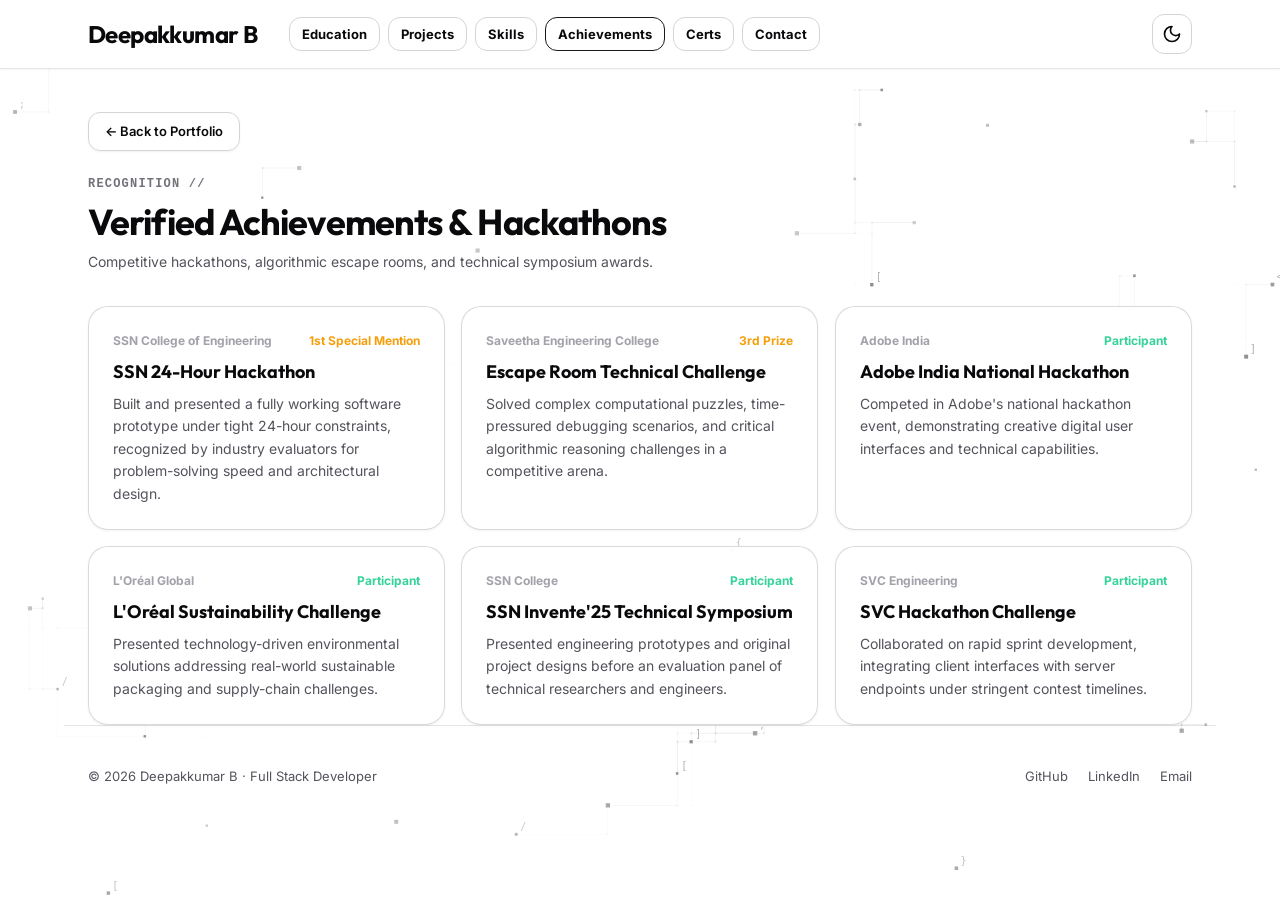
<file: portfolio/pages/achievements.html>
<!DOCTYPE html>
<html lang="en">
<head>
  <meta charset="utf-8"/>
  <meta name="viewport" content="width=device-width, initial-scale=1"/>
  <title>Achievements | Deepakkumar B</title>
  <meta name="description" content="Verified hackathons, awards, and competitive programming achievements by Deepakkumar B."/>

  <script>
    (function() {
      try {
        var saved = localStorage.getItem('theme');
        var prefersDark = window.matchMedia('(prefers-color-scheme: dark)').matches;
        if (saved === 'dark' || (!saved && prefersDark)) {
          document.documentElement.classList.add('dark');
        } else {
          document.documentElement.classList.remove('dark');
        }
      } catch (e) {}
    })();
  </script>

  <link rel="preconnect" href="https://fonts.googleapis.com"/>
  <link rel="preconnect" href="https://fonts.gstatic.com" crossorigin/>
  <link href="https://fonts.googleapis.com/css2?family=Inter:wght@300;400;500;600;700&family=Outfit:wght@400;500;600;700;800;900&display=swap" rel="stylesheet"/>

  <link rel="stylesheet" href="../css/reset.css"/>
  <link rel="stylesheet" href="../css/variables.css"/>
  <link rel="stylesheet" href="../css/base.css"/>
  <link rel="stylesheet" href="../css/nav.css"/>
  <link rel="stylesheet" href="../css/sections.css"/>
  <link rel="stylesheet" href="../css/cards.css"/>
  <link rel="stylesheet" href="../css/contact.css"/>
  <link rel="stylesheet" href="../css/animations.css"/>
  <link rel="stylesheet" href="../css/responsive.css"/>
</head>
<body class="font-sans antialiased relative min-h-screen">

  <div aria-hidden="true" class="noise-overlay"></div>
  <canvas id="techCanvas" aria-hidden="true"></canvas>
  <div id="scrollProgress" aria-hidden="true"></div>
  <div id="spotlightOverlay" aria-hidden="true"></div>

  <!-- Header -->
  <header id="siteHeader">
    <div class="nav-inner">
      <div class="nav-left">
        <a class="nav-logo-text" href="../index.html">Deepakkumar B</a>
        <nav class="nav-capsule-links" aria-label="Main Navigation">
          <a class="nav-capsule-item" href="../index.html#education">Education</a>
          <a class="nav-capsule-item" href="../index.html#projects">Projects</a>
          <a class="nav-capsule-item" href="../index.html#skills">Skills</a>
          <a class="nav-capsule-item active" href="achievements.html">Achievements</a>
          <a class="nav-capsule-item" href="certifications.html">Certs</a>
          <a class="nav-capsule-item" href="../index.html#contact">Contact</a>
        </nav>
      </div>

      <div class="nav-actions">
        <button id="themeToggleBtn" class="theme-toggle-btn" aria-label="Toggle theme">
          <svg xmlns="http://www.w3.org/2000/svg" width="18" height="18" viewBox="0 0 24 24" fill="none" stroke="currentColor" stroke-width="2" stroke-linecap="round" stroke-linejoin="round" class="lucide lucide-moon"><path d="M12 3a6 6 0 0 0 9 9 9 9 0 1 1-9-9Z"/></svg>
        </button>
      </div>
    </div>
  </header>

  <main class="max-w-6xl py-24" style="padding-top: 7rem;">
    <div style="margin-bottom: 2rem;">
      <a href="../index.html" class="btn-navena-outline" style="padding: 0.5rem 1rem; font-size: 0.8125rem; margin-bottom: 1.5rem; display: inline-flex; align-items: center; gap: 0.375rem;">
        &larr; Back to Portfolio
      </a>
      <span class="section-meta-index">RECOGNITION //</span>
      <h1 class="section-heading-title">Verified Achievements &amp; Hackathons</h1>
      <p class="section-heading-desc">Competitive hackathons, algorithmic escape rooms, and technical symposium awards.</p>
    </div>

    <div class="skills-responsive-grid">
      <div class="high-tech-card" style="padding: 1.5rem;">
        <div class="card-spotlight-layer" aria-hidden="true"></div>
        <div style="display: flex; justify-content: space-between; align-items: center; margin-bottom: 8px;">
          <span style="font-size: 0.75rem; font-weight: 700; color: #a1a1aa;">SSN College of Engineering</span>
          <span style="font-size: 0.75rem; font-weight: 700; color: #f59e0b;">1st Special Mention</span>
        </div>
        <h2 style="font-family: var(--font-outfit); font-size: 1.125rem; font-weight: 700; color: var(--foreground);">SSN 24-Hour Hackathon</h2>
        <p style="font-size: 0.875rem; color: var(--foreground-muted); margin-top: 6px; line-height: 1.6;">
          Built and presented a fully working software prototype under tight 24-hour constraints, recognized by industry evaluators for problem-solving speed and architectural design.
        </p>
      </div>

      <div class="high-tech-card" style="padding: 1.5rem;">
        <div class="card-spotlight-layer" aria-hidden="true"></div>
        <div style="display: flex; justify-content: space-between; align-items: center; margin-bottom: 8px;">
          <span style="font-size: 0.75rem; font-weight: 700; color: #a1a1aa;">Saveetha Engineering College</span>
          <span style="font-size: 0.75rem; font-weight: 700; color: #f59e0b;">3rd Prize</span>
        </div>
        <h2 style="font-family: var(--font-outfit); font-size: 1.125rem; font-weight: 700; color: var(--foreground);">Escape Room Technical Challenge</h2>
        <p style="font-size: 0.875rem; color: var(--foreground-muted); margin-top: 6px; line-height: 1.6;">
          Solved complex computational puzzles, time-pressured debugging scenarios, and critical algorithmic reasoning challenges in a competitive arena.
        </p>
      </div>

      <div class="high-tech-card" style="padding: 1.5rem;">
        <div class="card-spotlight-layer" aria-hidden="true"></div>
        <div style="display: flex; justify-content: space-between; align-items: center; margin-bottom: 8px;">
          <span style="font-size: 0.75rem; font-weight: 700; color: #a1a1aa;">Adobe India</span>
          <span style="font-size: 0.75rem; font-weight: 700; color: #34d399;">Participant</span>
        </div>
        <h2 style="font-family: var(--font-outfit); font-size: 1.125rem; font-weight: 700; color: var(--foreground);">Adobe India National Hackathon</h2>
        <p style="font-size: 0.875rem; color: var(--foreground-muted); margin-top: 6px; line-height: 1.6;">
          Competed in Adobe's national hackathon event, demonstrating creative digital user interfaces and technical capabilities.
        </p>
      </div>

      <div class="high-tech-card" style="padding: 1.5rem;">
        <div class="card-spotlight-layer" aria-hidden="true"></div>
        <div style="display: flex; justify-content: space-between; align-items: center; margin-bottom: 8px;">
          <span style="font-size: 0.75rem; font-weight: 700; color: #a1a1aa;">L'Oréal Global</span>
          <span style="font-size: 0.75rem; font-weight: 700; color: #34d399;">Participant</span>
        </div>
        <h2 style="font-family: var(--font-outfit); font-size: 1.125rem; font-weight: 700; color: var(--foreground);">L'Oréal Sustainability Challenge</h2>
        <p style="font-size: 0.875rem; color: var(--foreground-muted); margin-top: 6px; line-height: 1.6;">
          Presented technology-driven environmental solutions addressing real-world sustainable packaging and supply-chain challenges.
        </p>
      </div>

      <div class="high-tech-card" style="padding: 1.5rem;">
        <div class="card-spotlight-layer" aria-hidden="true"></div>
        <div style="display: flex; justify-content: space-between; align-items: center; margin-bottom: 8px;">
          <span style="font-size: 0.75rem; font-weight: 700; color: #a1a1aa;">SSN College</span>
          <span style="font-size: 0.75rem; font-weight: 700; color: #34d399;">Participant</span>
        </div>
        <h2 style="font-family: var(--font-outfit); font-size: 1.125rem; font-weight: 700; color: var(--foreground);">SSN Invente'25 Technical Symposium</h2>
        <p style="font-size: 0.875rem; color: var(--foreground-muted); margin-top: 6px; line-height: 1.6;">
          Presented engineering prototypes and original project designs before an evaluation panel of technical researchers and engineers.
        </p>
      </div>

      <div class="high-tech-card" style="padding: 1.5rem;">
        <div class="card-spotlight-layer" aria-hidden="true"></div>
        <div style="display: flex; justify-content: space-between; align-items: center; margin-bottom: 8px;">
          <span style="font-size: 0.75rem; font-weight: 700; color: #a1a1aa;">SVC Engineering</span>
          <span style="font-size: 0.75rem; font-weight: 700; color: #34d399;">Participant</span>
        </div>
        <h2 style="font-family: var(--font-outfit); font-size: 1.125rem; font-weight: 700; color: var(--foreground);">SVC Hackathon Challenge</h2>
        <p style="font-size: 0.875rem; color: var(--foreground-muted); margin-top: 6px; line-height: 1.6;">
          Collaborated on rapid sprint development, integrating client interfaces with server endpoints under stringent contest timelines.
        </p>
      </div>
    </div>
  </main>

  <footer id="siteFooter">
    <div>&copy; 2026 Deepakkumar B &middot; Full Stack Developer</div>
    <div class="footer-social-links">
      <a href="https://github.com/DK-code06" target="_blank" rel="noopener noreferrer">GitHub</a>
      <a href="https://www.linkedin.com/in/deepakkumarb2006/" target="_blank" rel="noopener noreferrer">LinkedIn</a>
      <a href="mailto:bdeepakkumar2006@gmail.com">Email</a>
    </div>
  </footer>

  <script src="../js/theme.js"></script>
  <script src="../js/particles.js"></script>
  <script src="../js/spotlight.js"></script>
</body>
</html>
</file>
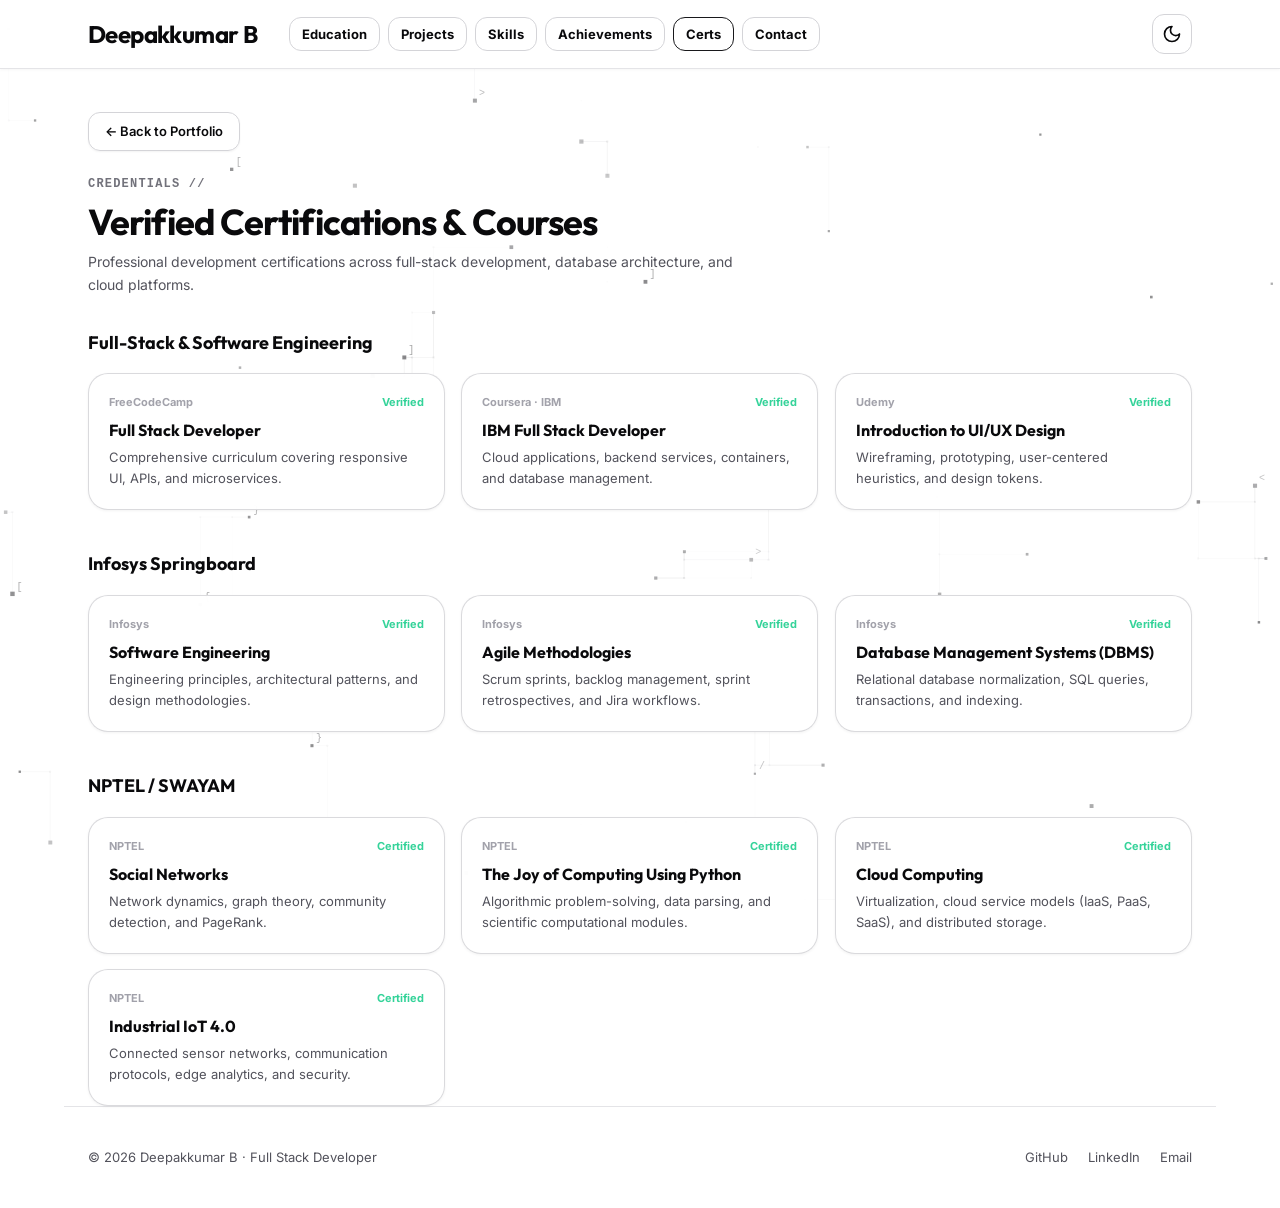
<file: portfolio/pages/certifications.html>
<!DOCTYPE html>
<html lang="en">
<head>
  <meta charset="utf-8"/>
  <meta name="viewport" content="width=device-width, initial-scale=1"/>
  <title>Certifications | Deepakkumar B</title>
  <meta name="description" content="Technical certifications earned by Deepakkumar B across full-stack engineering, databases, system architecture, and cloud computing."/>

  <script>
    (function() {
      try {
        var saved = localStorage.getItem('theme');
        var prefersDark = window.matchMedia('(prefers-color-scheme: dark)').matches;
        if (saved === 'dark' || (!saved && prefersDark)) {
          document.documentElement.classList.add('dark');
        } else {
          document.documentElement.classList.remove('dark');
        }
      } catch (e) {}
    })();
  </script>

  <link rel="preconnect" href="https://fonts.googleapis.com"/>
  <link rel="preconnect" href="https://fonts.gstatic.com" crossorigin/>
  <link href="https://fonts.googleapis.com/css2?family=Inter:wght@300;400;500;600;700&family=Outfit:wght@400;500;600;700;800;900&display=swap" rel="stylesheet"/>

  <link rel="stylesheet" href="../css/reset.css"/>
  <link rel="stylesheet" href="../css/variables.css"/>
  <link rel="stylesheet" href="../css/base.css"/>
  <link rel="stylesheet" href="../css/nav.css"/>
  <link rel="stylesheet" href="../css/sections.css"/>
  <link rel="stylesheet" href="../css/cards.css"/>
  <link rel="stylesheet" href="../css/contact.css"/>
  <link rel="stylesheet" href="../css/animations.css"/>
  <link rel="stylesheet" href="../css/responsive.css"/>
</head>
<body class="font-sans antialiased relative min-h-screen">

  <div aria-hidden="true" class="noise-overlay"></div>
  <canvas id="techCanvas" aria-hidden="true"></canvas>
  <div id="scrollProgress" aria-hidden="true"></div>
  <div id="spotlightOverlay" aria-hidden="true"></div>

  <!-- Header -->
  <header id="siteHeader">
    <div class="nav-inner">
      <div class="nav-left">
        <a class="nav-logo-text" href="../index.html">Deepakkumar B</a>
        <nav class="nav-capsule-links" aria-label="Main Navigation">
          <a class="nav-capsule-item" href="../index.html#education">Education</a>
          <a class="nav-capsule-item" href="../index.html#projects">Projects</a>
          <a class="nav-capsule-item" href="../index.html#skills">Skills</a>
          <a class="nav-capsule-item" href="achievements.html">Achievements</a>
          <a class="nav-capsule-item active" href="certifications.html">Certs</a>
          <a class="nav-capsule-item" href="../index.html#contact">Contact</a>
        </nav>
      </div>

      <div class="nav-actions">
        <button id="themeToggleBtn" class="theme-toggle-btn" aria-label="Toggle theme">
          <svg xmlns="http://www.w3.org/2000/svg" width="18" height="18" viewBox="0 0 24 24" fill="none" stroke="currentColor" stroke-width="2" stroke-linecap="round" stroke-linejoin="round" class="lucide lucide-moon"><path d="M12 3a6 6 0 0 0 9 9 9 9 0 1 1-9-9Z"/></svg>
        </button>
      </div>
    </div>
  </header>

  <main class="max-w-6xl py-24" style="padding-top: 7rem;">
    <div style="margin-bottom: 2rem;">
      <a href="../index.html" class="btn-navena-outline" style="padding: 0.5rem 1rem; font-size: 0.8125rem; margin-bottom: 1.5rem; display: inline-flex; align-items: center; gap: 0.375rem;">
        &larr; Back to Portfolio
      </a>
      <span class="section-meta-index">CREDENTIALS //</span>
      <h1 class="section-heading-title">Verified Certifications &amp; Courses</h1>
      <p class="section-heading-desc">Professional development certifications across full-stack development, database architecture, and cloud platforms.</p>
    </div>

    <!-- Group 1: Global Platforms -->
    <div style="margin-bottom: 2.5rem;">
      <h2 style="font-family: var(--font-outfit); font-size: 1.125rem; font-weight: 700; color: var(--foreground); margin-bottom: 1rem; display: flex; align-items: center; gap: 8px;">
        <span>Full-Stack &amp; Software Engineering</span>
      </h2>
      <div class="skills-responsive-grid">
        <div class="high-tech-card" style="padding: 1.25rem;">
          <div class="card-spotlight-layer" aria-hidden="true"></div>
          <div style="display: flex; justify-content: space-between; align-items: center; margin-bottom: 6px;">
            <span style="font-size: 0.6875rem; font-weight: 700; color: #a1a1aa;">FreeCodeCamp</span>
            <span style="font-size: 0.6875rem; font-weight: 700; color: #34d399;">Verified</span>
          </div>
          <h3 style="font-family: var(--font-outfit); font-size: 1rem; font-weight: 700; color: var(--foreground);">Full Stack Developer</h3>
          <p style="font-size: 0.8125rem; color: var(--foreground-muted); margin-top: 4px;">Comprehensive curriculum covering responsive UI, APIs, and microservices.</p>
        </div>

        <div class="high-tech-card" style="padding: 1.25rem;">
          <div class="card-spotlight-layer" aria-hidden="true"></div>
          <div style="display: flex; justify-content: space-between; align-items: center; margin-bottom: 6px;">
            <span style="font-size: 0.6875rem; font-weight: 700; color: #a1a1aa;">Coursera · IBM</span>
            <span style="font-size: 0.6875rem; font-weight: 700; color: #34d399;">Verified</span>
          </div>
          <h3 style="font-family: var(--font-outfit); font-size: 1rem; font-weight: 700; color: var(--foreground);">IBM Full Stack Developer</h3>
          <p style="font-size: 0.8125rem; color: var(--foreground-muted); margin-top: 4px;">Cloud applications, backend services, containers, and database management.</p>
        </div>

        <div class="high-tech-card" style="padding: 1.25rem;">
          <div class="card-spotlight-layer" aria-hidden="true"></div>
          <div style="display: flex; justify-content: space-between; align-items: center; margin-bottom: 6px;">
            <span style="font-size: 0.6875rem; font-weight: 700; color: #a1a1aa;">Udemy</span>
            <span style="font-size: 0.6875rem; font-weight: 700; color: #34d399;">Verified</span>
          </div>
          <h3 style="font-family: var(--font-outfit); font-size: 1rem; font-weight: 700; color: var(--foreground);">Introduction to UI/UX Design</h3>
          <p style="font-size: 0.8125rem; color: var(--foreground-muted); margin-top: 4px;">Wireframing, prototyping, user-centered heuristics, and design tokens.</p>
        </div>
      </div>
    </div>

    <!-- Group 2: Infosys Springboard -->
    <div style="margin-bottom: 2.5rem;">
      <h2 style="font-family: var(--font-outfit); font-size: 1.125rem; font-weight: 700; color: var(--foreground); margin-bottom: 1rem;">
        <span>Infosys Springboard</span>
      </h2>
      <div class="skills-responsive-grid">
        <div class="high-tech-card" style="padding: 1.25rem;">
          <div class="card-spotlight-layer" aria-hidden="true"></div>
          <div style="display: flex; justify-content: space-between; align-items: center; margin-bottom: 6px;">
            <span style="font-size: 0.6875rem; font-weight: 700; color: #a1a1aa;">Infosys</span>
            <span style="font-size: 0.6875rem; font-weight: 700; color: #34d399;">Verified</span>
          </div>
          <h3 style="font-family: var(--font-outfit); font-size: 1rem; font-weight: 700; color: var(--foreground);">Software Engineering</h3>
          <p style="font-size: 0.8125rem; color: var(--foreground-muted); margin-top: 4px;">Engineering principles, architectural patterns, and design methodologies.</p>
        </div>

        <div class="high-tech-card" style="padding: 1.25rem;">
          <div class="card-spotlight-layer" aria-hidden="true"></div>
          <div style="display: flex; justify-content: space-between; align-items: center; margin-bottom: 6px;">
            <span style="font-size: 0.6875rem; font-weight: 700; color: #a1a1aa;">Infosys</span>
            <span style="font-size: 0.6875rem; font-weight: 700; color: #34d399;">Verified</span>
          </div>
          <h3 style="font-family: var(--font-outfit); font-size: 1rem; font-weight: 700; color: var(--foreground);">Agile Methodologies</h3>
          <p style="font-size: 0.8125rem; color: var(--foreground-muted); margin-top: 4px;">Scrum sprints, backlog management, sprint retrospectives, and Jira workflows.</p>
        </div>

        <div class="high-tech-card" style="padding: 1.25rem;">
          <div class="card-spotlight-layer" aria-hidden="true"></div>
          <div style="display: flex; justify-content: space-between; align-items: center; margin-bottom: 6px;">
            <span style="font-size: 0.6875rem; font-weight: 700; color: #a1a1aa;">Infosys</span>
            <span style="font-size: 0.6875rem; font-weight: 700; color: #34d399;">Verified</span>
          </div>
          <h3 style="font-family: var(--font-outfit); font-size: 1rem; font-weight: 700; color: var(--foreground);">Database Management Systems (DBMS)</h3>
          <p style="font-size: 0.8125rem; color: var(--foreground-muted); margin-top: 4px;">Relational database normalization, SQL queries, transactions, and indexing.</p>
        </div>
      </div>
    </div>

    <!-- Group 3: NPTEL / SWAYAM -->
    <div>
      <h2 style="font-family: var(--font-outfit); font-size: 1.125rem; font-weight: 700; color: var(--foreground); margin-bottom: 1rem;">
        <span>NPTEL / SWAYAM</span>
      </h2>
      <div class="skills-responsive-grid">
        <div class="high-tech-card" style="padding: 1.25rem;">
          <div class="card-spotlight-layer" aria-hidden="true"></div>
          <div style="display: flex; justify-content: space-between; align-items: center; margin-bottom: 6px;">
            <span style="font-size: 0.6875rem; font-weight: 700; color: #a1a1aa;">NPTEL</span>
            <span style="font-size: 0.6875rem; font-weight: 700; color: #34d399;">Certified</span>
          </div>
          <h3 style="font-family: var(--font-outfit); font-size: 1rem; font-weight: 700; color: var(--foreground);">Social Networks</h3>
          <p style="font-size: 0.8125rem; color: var(--foreground-muted); margin-top: 4px;">Network dynamics, graph theory, community detection, and PageRank.</p>
        </div>

        <div class="high-tech-card" style="padding: 1.25rem;">
          <div class="card-spotlight-layer" aria-hidden="true"></div>
          <div style="display: flex; justify-content: space-between; align-items: center; margin-bottom: 6px;">
            <span style="font-size: 0.6875rem; font-weight: 700; color: #a1a1aa;">NPTEL</span>
            <span style="font-size: 0.6875rem; font-weight: 700; color: #34d399;">Certified</span>
          </div>
          <h3 style="font-family: var(--font-outfit); font-size: 1rem; font-weight: 700; color: var(--foreground);">The Joy of Computing Using Python</h3>
          <p style="font-size: 0.8125rem; color: var(--foreground-muted); margin-top: 4px;">Algorithmic problem-solving, data parsing, and scientific computational modules.</p>
        </div>

        <div class="high-tech-card" style="padding: 1.25rem;">
          <div class="card-spotlight-layer" aria-hidden="true"></div>
          <div style="display: flex; justify-content: space-between; align-items: center; margin-bottom: 6px;">
            <span style="font-size: 0.6875rem; font-weight: 700; color: #a1a1aa;">NPTEL</span>
            <span style="font-size: 0.6875rem; font-weight: 700; color: #34d399;">Certified</span>
          </div>
          <h3 style="font-family: var(--font-outfit); font-size: 1rem; font-weight: 700; color: var(--foreground);">Cloud Computing</h3>
          <p style="font-size: 0.8125rem; color: var(--foreground-muted); margin-top: 4px;">Virtualization, cloud service models (IaaS, PaaS, SaaS), and distributed storage.</p>
        </div>

        <div class="high-tech-card" style="padding: 1.25rem;">
          <div class="card-spotlight-layer" aria-hidden="true"></div>
          <div style="display: flex; justify-content: space-between; align-items: center; margin-bottom: 6px;">
            <span style="font-size: 0.6875rem; font-weight: 700; color: #a1a1aa;">NPTEL</span>
            <span style="font-size: 0.6875rem; font-weight: 700; color: #34d399;">Certified</span>
          </div>
          <h3 style="font-family: var(--font-outfit); font-size: 1rem; font-weight: 700; color: var(--foreground);">Industrial IoT 4.0</h3>
          <p style="font-size: 0.8125rem; color: var(--foreground-muted); margin-top: 4px;">Connected sensor networks, communication protocols, edge analytics, and security.</p>
        </div>
      </div>
    </div>
  </main>

  <footer id="siteFooter">
    <div>&copy; 2026 Deepakkumar B &middot; Full Stack Developer</div>
    <div class="footer-social-links">
      <a href="https://github.com/DK-code06" target="_blank" rel="noopener noreferrer">GitHub</a>
      <a href="https://www.linkedin.com/in/deepakkumarb2006/" target="_blank" rel="noopener noreferrer">LinkedIn</a>
      <a href="mailto:bdeepakkumar2006@gmail.com">Email</a>
    </div>
  </footer>

  <script src="../js/theme.js"></script>
  <script src="../js/particles.js"></script>
  <script src="../js/spotlight.js"></script>
</body>
</html>
</file>
<file: portfolio/css/variables.css>
:root {
  /* Typography */
  --font-outfit: 'Outfit', -apple-system, BlinkMacSystemFont, 'Segoe UI', Roboto, sans-serif;
  --font-inter:  'Inter', -apple-system, BlinkMacSystemFont, 'Segoe UI', Roboto, sans-serif;
  --font-mono:   ui-monospace, SFMono-Regular, Menlo, Monaco, Consolas, "Liberation Mono", "Courier New", monospace;

  /* Theme Tokens - Light Mode Default */
  --background:       #ffffff;
  --foreground:       #09090b;
  --foreground-muted: #52525b;
  --foreground-sub:   #71717a;
  
  --card-bg:          rgba(255, 255, 255, 0.92);
  --card-bg-hover:    rgba(255, 255, 255, 0.98);
  --card-border:      rgba(212, 212, 216, 0.85);
  --card-border-hover: #18181b;
  
  --nav-bg:           rgba(255, 255, 255, 0.95);
  --nav-border:       #e4e4e7;
  
  --metallic-rim:     linear-gradient(135deg, rgba(255, 255, 255, 0.9), rgba(161, 161, 170, 0.3) 50%, rgba(228, 228, 231, 0.6));
  --spotlight-glow:   rgba(0, 0, 0, 0.05);

  /* Neutrals */
  --neutral-50:  #fafafa;
  --neutral-100: #f4f4f5;
  --neutral-200: #e4e4e7;
  --neutral-300: #d4d4d8;
  --neutral-400: #a1a1aa;
  --neutral-500: #71717a;
  --neutral-600: #52525b;
  --neutral-700: #3f3f46;
  --neutral-800: #27272a;
  --neutral-900: #18181b;
  --neutral-950: #09090b;

  /* Accent status colors */
  --color-emerald-400: #34d399;
  --color-emerald-500: #10b981;
  --color-emerald-600: #059669;

  /* Spacing & Radii */
  --radius-xs: 2px;
  --radius-sm: 6px;
  --radius-md: 10px;
  --radius-lg: 12px;
  --radius-xl: 16px;
  --radius-2xl: 20px;
  --radius-3xl: 24px;
  --radius-full: 9999px;

  /* Transitions */
  --transition: 0.25s cubic-bezier(0.16, 1, 0.3, 1);
}

/* Theme Tokens - Dark Mode */
.dark {
  --background:       #09090b;
  --foreground:       #f8fafc;
  --foreground-muted: #a1a1aa;
  --foreground-sub:   #71717a;

  --card-bg:          rgba(18, 18, 20, 0.9);
  --card-bg-hover:    rgba(24, 24, 27, 0.95);
  --card-border:      rgba(39, 39, 42, 0.85);
  --card-border-hover: #ffffff;

  --nav-bg:           rgba(9, 9, 11, 0.95);
  --nav-border:       #27272a;

  --metallic-rim:     linear-gradient(135deg, rgba(255, 255, 255, 0.35), rgba(63, 63, 70, 0.2) 50%, rgba(161, 161, 170, 0.25));
  --spotlight-glow:   rgba(255, 255, 255, 0.07);
}
</file>
<file: portfolio/css/base.css>
/* ============================================================
   BASE.CSS  —  Navena Theme Resets, Backgrounds, Animations
   ============================================================ */

*, *::before, *::after {
  box-sizing: border-box;
  margin: 0;
  padding: 0;
}

html {
  scroll-behavior: smooth;
}

body {
  background-color: var(--background);
  color: var(--foreground);
  font-family: var(--font-inter);
  font-size: 1rem;
  line-height: 1.6;
  -webkit-font-smoothing: antialiased;
  -moz-osx-font-smoothing: grayscale;
  min-height: 100vh;
  position: relative;
  overflow-x: hidden;
  transition: background-color 0.3s ease, color 0.3s ease;
}

/* Typography Utility Classes */
.font-heading {
  font-family: var(--font-outfit);
}
.font-sans {
  font-family: var(--font-inter);
}
.font-mono {
  font-family: var(--font-mono);
}

/* Accessible focus ring */
:focus-visible {
  outline: 2px solid var(--foreground);
  outline-offset: 3px;
}

/* Top Scroll Progress Bar */
#scrollProgress {
  position: fixed;
  top: 0;
  left: 0;
  right: 0;
  height: 3px;
  background: linear-gradient(90deg, #18181b, #71717a, #27272a);
  z-index: 100;
  transform-origin: left;
  transform: scaleX(0);
  transition: transform 0.08s ease-out;
}
.dark #scrollProgress {
  background: linear-gradient(90deg, #ffffff, #a1a1aa, #e4e4e7);
}

/* Noise overlay */
.noise-overlay {
  pointer-events: none;
  position: fixed;
  inset: 0;
  z-index: 40;
  opacity: 0.035;
  mix-blend-mode: overlay;
  background-image: url("data:image/svg+xml,%3Csvg viewBox='0 0 200 200' xmlns='http://www.w3.org/2000/svg'%3E%3Cfilter id='noiseFilter'%3E%3CfeTurbulence type='fractalNoise' baseFrequency='0.8' numOctaves='3' stitchTiles='stitch'/%3E%3C/filter%3E%3Crect width='100%25' height='100%25' filter='url(%23noiseFilter)'/%3E%3C/svg%3E");
}
.dark .noise-overlay {
  opacity: 0.045;
}

/* Connected Circuit Canvas */
#techCanvas {
  pointer-events: none;
  position: fixed;
  inset: 0;
  z-index: 0;
  width: 100%;
  height: 100%;
  opacity: 0.85;
}

/* Spotlight flashlight following cursor across viewport */
#spotlightOverlay {
  pointer-events: none;
  position: fixed;
  inset: 0;
  z-index: 30;
  transition: opacity 0.3s ease;
  display: none;
}
@media (min-width: 768px) {
  #spotlightOverlay {
    display: block;
  }
}

/* Tech Radial Grid */
.bg-tech-grid {
  background-image: radial-gradient(rgba(113, 113, 122, 0.22) 1px, transparent 0);
  background-size: 24px 24px;
}
.dark .bg-tech-grid {
  background-image: radial-gradient(rgba(212, 212, 216, 0.12) 1px, transparent 0);
  background-size: 24px 24px;
}

/* Sections Base Container */
section {
  position: relative;
  z-index: 10;
}
.max-w-6xl {
  max-width: 72rem;
  margin-left: auto;
  margin-right: auto;
  padding-left: 1rem;
  padding-right: 1rem;
}
@media (min-width: 640px) {
  .max-w-6xl {
    padding-left: 1.5rem;
    padding-right: 1.5rem;
  }
}

/* Section Header Structure (Matching Navena 01 // format) */
.section-meta-index {
  display: block;
  font-family: var(--font-mono);
  font-size: 0.75rem;
  font-weight: 600;
  color: var(--neutral-500);
  letter-spacing: 0.1em;
  margin-bottom: 0.375rem;
}
.dark .section-meta-index {
  color: var(--neutral-400);
}

.section-heading-title {
  font-family: var(--font-outfit);
  font-size: clamp(1.5rem, 3.5vw, 2.25rem);
  font-weight: 700;
  letter-spacing: -0.025em;
  color: var(--foreground);
  line-height: 1.2;
}

.section-heading-desc {
  margin-top: 0.5rem;
  font-size: 0.875rem;
  color: var(--foreground-muted);
  max-width: 42rem;
  line-height: 1.625;
}

/* ============================================================
   IRIDESCENT & METALLIC CHROME TEXT
   ============================================================ */
@keyframes iridescent-shift {
  0%, 100% { background-position: 0% 50%; }
  50%      { background-position: 100% 50%; }
}

.iridescent-gradient-text {
  background: linear-gradient(100deg, #6b5b95, #4a6fa5 25%, #3a3a42 50%, #9b5c72 75%, #6b5b95) 0 0 / 200%;
  -webkit-background-clip: text;
  background-clip: text;
  -webkit-text-fill-color: transparent;
  animation: iridescent-shift 8s ease-in-out infinite;
}
.dark .iridescent-gradient-text {
  background: linear-gradient(100deg, #b8a9e8, #a8c5e8 25%, #e8e8ed 50%, #e8c4d4 75%, #b8a9e8) 0 0 / 200%;
  -webkit-background-clip: text;
  background-clip: text;
  -webkit-text-fill-color: transparent;
}

@keyframes metallicChromeSweep {
  0%   { background-position: -200% 0; }
  100% { background-position: 200% 0; }
}

.metallic-chrome-text {
  background: linear-gradient(110deg, #09090b 20%, #71717a 35%, #fff 50%, #71717a 65%, #09090b 80%) 0 0 / 200% 100%;
  -webkit-background-clip: text;
  background-clip: text;
  -webkit-text-fill-color: transparent;
  animation: metallicChromeSweep 5s ease-in-out infinite;
}
.dark .metallic-chrome-text {
  background: linear-gradient(110deg, #fff 20%, #a1a1aa 35%, #fff 50%, #71717a 65%, #fff 80%) 0 0 / 200% 100%;
  -webkit-background-clip: text;
  background-clip: text;
  -webkit-text-fill-color: transparent;
}

/* ============================================================
   BUTTON STYLES
   ============================================================ */
.btn-navena-primary {
  display: inline-flex;
  align-items: center;
  gap: 0.5rem;
  border-radius: var(--radius-lg);
  background-color: var(--neutral-900);
  color: #ffffff;
  padding: 0.75rem 1.25rem;
  font-size: 0.875rem;
  font-weight: 600;
  text-decoration: none;
  box-shadow: 0 4px 6px -1px rgba(0, 0, 0, 0.1), 0 2px 4px -2px rgba(0, 0, 0, 0.1);
  border: 1px solid var(--neutral-700);
  transition: all var(--transition);
  cursor: pointer;
}
.dark .btn-navena-primary {
  background-color: #ffffff;
  color: var(--neutral-950);
  border-color: var(--neutral-300);
}
.btn-navena-primary:hover {
  background-color: var(--neutral-800);
  transform: translateY(-1px);
}
.dark .btn-navena-primary:hover {
  background-color: var(--neutral-100);
}

.btn-navena-outline {
  display: inline-flex;
  align-items: center;
  justify-content: center;
  border-radius: var(--radius-lg);
  border: 1px solid var(--neutral-300);
  padding: 0.75rem 1.25rem;
  font-size: 0.875rem;
  font-weight: 600;
  text-decoration: none;
  backdrop-filter: blur(12px);
  -webkit-backdrop-filter: blur(12px);
  background-color: rgba(255, 255, 255, 0.8);
  color: var(--foreground);
  transition: all var(--transition);
  box-shadow: 0 1px 2px 0 rgba(0, 0, 0, 0.05);
  cursor: pointer;
}
.dark .btn-navena-outline {
  border-color: var(--neutral-700);
  background-color: rgba(24, 24, 27, 0.8);
  color: #ffffff;
}
.btn-navena-outline:hover {
  border-color: var(--neutral-900);
  transform: translateY(-1px);
}
.dark .btn-navena-outline:hover {
  border-color: #ffffff;
}

/* Ping Animation */
@keyframes ping {
  75%, 100% {
    transform: scale(2);
    opacity: 0;
  }
}
.animate-ping {
  animation: ping 1.2s cubic-bezier(0, 0, 0.2, 1) infinite;
}

@keyframes bounce {
  0%, 100% { transform: translateY(-25%); animation-timing-function: cubic-bezier(0.8, 0, 1, 1); }
  50%      { transform: none; animation-timing-function: cubic-bezier(0, 0, 0.2, 1); }
}
.animate-bounce {
  animation: bounce 1.5s infinite;
}
</file>
<file: portfolio/css/nav.css>
/* ============================================================
   NAV.CSS  —  Navena Floating Glass Header & Capsule Navigation
   ============================================================ */

header#siteHeader {
  position: fixed;
  top: 0;
  left: 0;
  right: 0;
  z-index: 50;
  backdrop-filter: blur(16px);
  -webkit-backdrop-filter: blur(16px);
  background-color: var(--nav-bg);
  border-bottom: 1px solid var(--nav-border);
  box-shadow: 0 1px 3px 0 rgba(0, 0, 0, 0.04);
  transition: background-color 0.3s ease, border-color 0.3s ease;
}

.nav-inner {
  max-width: 72rem;
  margin: 0 auto;
  padding: 0.875rem 1rem;
  display: flex;
  align-items: center;
  justify-content: space-between;
}
@media (min-width: 640px) {
  .nav-inner {
    padding-left: 1.5rem;
    padding-right: 1.5rem;
  }
}

.nav-left {
  display: flex;
  align-items: center;
  gap: 1rem;
}
@media (min-width: 1024px) {
  .nav-left {
    gap: 2rem;
  }
}

.nav-logo-text {
  font-family: var(--font-outfit);
  font-size: 1.25rem;
  font-weight: 700;
  letter-spacing: -0.025em;
  color: var(--foreground);
  text-decoration: none;
  white-space: nowrap;
  transition: opacity 0.2s ease;
}
@media (min-width: 640px) {
  .nav-logo-text {
    font-size: 1.5rem;
  }
}
.nav-logo-text:hover {
  opacity: 0.85;
}

/* Capsule Nav Links */
nav.nav-capsule-links {
  display: none;
  align-items: center;
  gap: 0.375rem;
}
@media (min-width: 768px) {
  nav.nav-capsule-links {
    display: flex;
  }
}
@media (min-width: 1024px) {
  nav.nav-capsule-links {
    gap: 0.5rem;
  }
}

.nav-capsule-item {
  display: inline-block;
  padding: 0.375rem 0.75rem;
  border-radius: var(--radius-lg);
  font-family: var(--font-inter);
  font-size: 0.8125rem;
  font-weight: 700;
  text-decoration: none;
  white-space: nowrap;
  border: 1px solid var(--neutral-300);
  background-color: rgba(255, 255, 255, 0.8);
  color: var(--foreground);
  transition: all 0.2s ease;
}
.dark .nav-capsule-item {
  border-color: rgba(63, 63, 70, 0.8);
  background-color: rgba(24, 24, 27, 0.8);
  color: #ffffff;
}
.nav-capsule-item:hover,
.nav-capsule-item.active {
  border-color: var(--neutral-900);
}
.dark .nav-capsule-item:hover,
.dark .nav-capsule-item.active {
  border-color: #ffffff;
}

/* Right Actions Container */
.nav-actions {
  display: flex;
  align-items: center;
  gap: 0.5rem;
}
@media (min-width: 640px) {
  .nav-actions {
    gap: 0.75rem;
  }
}

.nav-icon-btn {
  display: inline-flex;
  height: 2.25rem;
  width: 2.25rem;
  align-items: center;
  justify-content: center;
  border-radius: var(--radius-lg);
  border: 1px solid var(--neutral-300);
  background-color: rgba(255, 255, 255, 0.8);
  color: var(--foreground);
  text-decoration: none;
  transition: all 0.2s ease;
  cursor: pointer;
}
@media (min-width: 640px) {
  .nav-icon-btn {
    height: 2.5rem;
    width: 2.5rem;
  }
}
.dark .nav-icon-btn {
  border-color: var(--neutral-700);
  background-color: rgba(24, 24, 27, 0.8);
  color: #ffffff;
}
.nav-icon-btn:hover {
  border-color: var(--neutral-900);
  transform: translateY(-1px);
}
.dark .nav-icon-btn:hover {
  border-color: #ffffff;
}

/* Theme Toggle Button */
.theme-toggle-btn {
  display: inline-flex;
  align-items: center;
  justify-content: center;
  height: 2.5rem;
  width: 2.5rem;
  border-radius: var(--radius-lg);
  border: 1px solid var(--neutral-300);
  background-color: #ffffff;
  color: var(--foreground);
  transition: all 0.2s ease;
  cursor: pointer;
}
.dark .theme-toggle-btn {
  border-color: var(--neutral-700);
  background-color: var(--neutral-900);
  color: #ffffff;
}
.theme-toggle-btn:hover {
  background-color: #000000;
  color: #ffffff;
}
.dark .theme-toggle-btn:hover {
  background-color: #ffffff;
  color: #000000;
}

/* Mobile Menu Toggle Button */
.mobile-nav-toggle {
  display: inline-flex;
  height: 2.25rem;
  width: 2.25rem;
  align-items: center;
  justify-content: center;
  border-radius: var(--radius-lg);
  border: 1px solid var(--neutral-300);
  background-color: #ffffff;
  color: var(--foreground);
  cursor: pointer;
}
@media (min-width: 768px) {
  .mobile-nav-toggle {
    display: none;
  }
}
.dark .mobile-nav-toggle {
  border-color: var(--neutral-700);
  background-color: var(--neutral-900);
  color: #ffffff;
}

/* Mobile Menu Drawer */
#mobileMenuDrawer {
  position: fixed;
  inset: 0;
  top: 65px;
  background-color: rgba(255, 255, 255, 0.98);
  backdrop-filter: blur(20px);
  -webkit-backdrop-filter: blur(20px);
  z-index: 45;
  display: flex;
  flex-direction: column;
  padding: 1.5rem;
  gap: 0.75rem;
  opacity: 0;
  pointer-events: none;
  transform: translateY(-8px);
  transition: opacity 0.25s ease, transform 0.25s ease;
}
.dark #mobileMenuDrawer {
  background-color: rgba(9, 9, 11, 0.98);
}
#mobileMenuDrawer.open {
  opacity: 1;
  pointer-events: auto;
  transform: translateY(0);
}
#mobileMenuDrawer a {
  padding: 0.75rem 1rem;
  font-family: var(--font-inter);
  font-size: 1rem;
  font-weight: 700;
  color: var(--foreground);
  text-decoration: none;
  border-radius: var(--radius-md);
  border: 1px solid var(--neutral-200);
  background-color: rgba(255, 255, 255, 0.8);
  display: block;
}
.dark #mobileMenuDrawer a {
  border-color: var(--neutral-800);
  background-color: rgba(24, 24, 27, 0.8);
  color: #ffffff;
}
</file>
<file: portfolio/css/sections.css>
/* ============================================================
   SECTIONS.CSS  —  Navena Stats, Timeline, Skills, Modal & Layout
   ============================================================ */

/* ============================================================
   STATS GRID (Strip between Hero & Education)
   ============================================================ */
.stats-strip-grid {
  display: grid;
  grid-template-columns: repeat(2, 1fr);
  gap: 1rem;
  margin-top: 1rem;
  margin-bottom: 2.5rem;
}
@media (min-width: 1024px) {
  .stats-strip-grid {
    grid-template-columns: repeat(4, 1fr);
  }
}

.stat-metric-card {
  border-radius: var(--radius-2xl);
  border: 1px solid var(--neutral-200);
  background-color: var(--card-bg);
  padding: 1rem 1.25rem;
  backdrop-filter: blur(12px);
  -webkit-backdrop-filter: blur(12px);
  box-shadow: 0 1px 3px 0 rgba(0, 0, 0, 0.05);
  transition: all var(--transition);
}
.dark .stat-metric-card {
  border-color: var(--neutral-800);
  background-color: rgba(24, 24, 27, 0.9);
}
.stat-metric-card:hover {
  border-color: var(--neutral-400);
  transform: translateY(-2px);
}
.dark .stat-metric-card:hover {
  border-color: var(--neutral-600);
}

.stat-card-header {
  display: flex;
  align-items: center;
  justify-content: space-between;
}
.stat-main-number {
  font-family: var(--font-outfit);
  font-size: 1.625rem;
  font-weight: 700;
  letter-spacing: -0.025em;
  color: var(--foreground);
}
@media (min-width: 640px) {
  .stat-main-number {
    font-size: 1.875rem;
  }
}
.stat-card-header svg {
  height: 1.25rem;
  width: 1.25rem;
  color: var(--neutral-500);
}
.dark .stat-card-header svg {
  color: var(--neutral-400);
}

.stat-metric-title {
  margin-top: 0.5rem;
  font-size: 0.8125rem;
  font-weight: 600;
  color: var(--foreground);
}
.stat-metric-subtext {
  margin-top: 0.125rem;
  font-size: 0.6875rem;
  color: var(--foreground-muted);
  line-height: 1.4;
}

/* ============================================================
   TIMELINE (EDUCATION & EXPERIENCE)
   ============================================================ */
.timeline-track-wrap {
  position: relative;
  padding-left: 1.5rem;
  margin-left: 0.5rem;
}
@media (min-width: 640px) {
  .timeline-track-wrap {
    padding-left: 2rem;
    margin-left: 1rem;
  }
}

.timeline-vertical-line {
  position: absolute;
  left: 0;
  top: 0.5rem;
  bottom: 0.5rem;
  width: 2px;
  background-color: var(--neutral-200);
  border-radius: var(--radius-full);
}
.dark .timeline-vertical-line {
  background-color: var(--neutral-800);
}

.timeline-items-list {
  list-style: none;
  display: flex;
  flex-direction: column;
  gap: 2rem;
}

.timeline-entry-row {
  position: relative;
}

.timeline-node-icon-dot {
  position: absolute;
  left: -31px;
  top: 1rem;
  display: flex;
  align-items: center;
  justify-content: center;
  height: 1.5rem;
  width: 1.5rem;
  border-radius: 50%;
  background-color: #ffffff;
  border: 2px solid var(--neutral-900);
  box-shadow: 0 4px 6px -1px rgba(0, 0, 0, 0.1);
  z-index: 10;
}
@media (min-width: 640px) {
  .timeline-node-icon-dot {
    left: -39px;
  }
}
.dark .timeline-node-icon-dot {
  background-color: var(--neutral-950);
  border-color: #ffffff;
}
.timeline-node-icon-dot svg {
  height: 0.75rem;
  width: 0.75rem;
  color: var(--neutral-900);
}
.dark .timeline-node-icon-dot svg {
  color: #ffffff;
}

.timeline-card-content {
  padding: 1.25rem;
}
@media (min-width: 640px) {
  .timeline-card-content {
    padding: 1.5rem;
  }
}

.timeline-inst-row {
  display: flex;
  flex-wrap: wrap;
  align-items: baseline;
  justify-content: space-between;
  gap: 0.5rem;
}
.timeline-inst-title {
  font-family: var(--font-outfit);
  font-size: 1rem;
  font-weight: 700;
  letter-spacing: -0.02em;
  color: var(--foreground);
}
.timeline-date-tag {
  font-size: 0.75rem;
  font-weight: 700;
  padding: 0.25rem 0.625rem;
  border-radius: var(--radius-sm);
  background-color: var(--neutral-100);
  color: var(--foreground);
  border: 1px solid var(--neutral-200);
}
.dark .timeline-date-tag {
  background-color: var(--neutral-800);
  border-color: var(--neutral-700);
  color: #ffffff;
}

.timeline-role-degree {
  margin-top: 0.5rem;
  font-size: 0.875rem;
  font-weight: 600;
  color: var(--foreground);
  display: flex;
  align-items: center;
  gap: 0.375rem;
}
.timeline-role-degree svg {
  height: 1rem;
  width: 1rem;
  color: var(--neutral-600);
}
.dark .timeline-role-degree svg {
  color: var(--neutral-400);
}

.timeline-score-body {
  margin-top: 0.375rem;
  font-size: 0.8125rem;
  color: var(--foreground-muted);
  line-height: 1.6;
}

/* ============================================================
   PROJECTS GRID
   ============================================================ */
.projects-responsive-grid {
  display: grid;
  grid-template-columns: 1fr;
  gap: 1.5rem;
}
@media (min-width: 768px) {
  .projects-responsive-grid {
    grid-template-columns: repeat(2, 1fr);
  }
}
@media (min-width: 1024px) {
  .projects-responsive-grid {
    grid-template-columns: repeat(2, 1fr);
  }
}

/* ============================================================
   SKILLS & CERTIFICATIONS GRIDS
   ============================================================ */
.skills-responsive-grid {
  display: grid;
  grid-template-columns: 1fr;
  gap: 1rem;
}
@media (min-width: 640px) {
  .skills-responsive-grid {
    grid-template-columns: repeat(2, 1fr);
  }
}
@media (min-width: 1024px) {
  .skills-responsive-grid {
    grid-template-columns: repeat(3, 1fr);
  }
}

.skill-category-card {
  padding: 1.25rem;
}
.skill-category-header {
  display: flex;
  align-items: center;
  gap: 0.75rem;
  margin-bottom: 0.875rem;
}
.skill-category-icon-box {
  display: inline-flex;
  align-items: center;
  justify-content: center;
  width: 2rem;
  height: 2rem;
  border-radius: var(--radius-md);
  border: 1px solid var(--neutral-300);
  background-color: var(--neutral-100);
  color: var(--foreground);
  flex-shrink: 0;
  transition: all var(--transition);
}
.dark .skill-category-icon-box {
  border-color: rgba(63, 63, 70, 0.75);
  background-color: rgba(24, 24, 27, 0.8);
  color: #f8fafc;
}
.high-tech-card:hover .skill-category-icon-box {
  border-color: var(--foreground);
  transform: translateY(-1px);
}
.dark .high-tech-card:hover .skill-category-icon-box {
  border-color: #ffffff;
  box-shadow: 0 0 10px rgba(255, 255, 255, 0.12);
}
.skill-category-title {
  font-family: var(--font-outfit);
  font-size: 1rem;
  font-weight: 700;
  color: var(--foreground);
}
.skill-chips-wrap {
  display: flex;
  flex-wrap: wrap;
  gap: 0.375rem;
}

/* ============================================================
   PROJECT CASE STUDY MODAL (NAVENA SPEC)
   ============================================================ */
#modalBackdropOverlay {
  position: fixed;
  inset: 0;
  background-color: rgba(9, 9, 11, 0.82);
  backdrop-filter: blur(16px);
  -webkit-backdrop-filter: blur(16px);
  z-index: 9998;
  opacity: 0;
  pointer-events: none;
  transition: opacity 0.25s ease;
}
#modalBackdropOverlay.open {
  opacity: 1;
  pointer-events: auto;
}

#projectCaseStudyModal {
  position: fixed;
  inset: 0;
  z-index: 9999;
  display: flex;
  align-items: center;
  justify-content: center;
  padding: 0.75rem;
  opacity: 0;
  pointer-events: none;
  transition: opacity 0.25s ease;
}
@media (min-width: 640px) {
  #projectCaseStudyModal {
    padding: 1.5rem;
  }
}
#projectCaseStudyModal.open {
  opacity: 1;
  pointer-events: auto;
}

.modal-dialog-window {
  position: relative;
  width: 100%;
  max-width: 44rem;
  max-height: 85vh;
  display: flex;
  flex-direction: column;
  border-radius: var(--radius-3xl);
  border: 1px solid var(--neutral-300);
  background-color: rgba(255, 255, 255, 0.98);
  backdrop-filter: blur(24px);
  -webkit-backdrop-filter: blur(24px);
  box-shadow: 0 25px 50px -12px rgba(0, 0, 0, 0.25);
  overflow: hidden;
  color: var(--foreground);
  transform: scale(0.96) translateY(12px);
  transition: transform 0.25s cubic-bezier(0.16, 1, 0.3, 1);
}
.dark .modal-dialog-window {
  border-color: rgba(63, 63, 70, 0.9);
  background-color: rgba(18, 18, 20, 0.98);
}
#projectCaseStudyModal.open .modal-dialog-window {
  transform: scale(1) translateY(0);
}

.modal-top-bar {
  display: flex;
  align-items: center;
  justify-content: space-between;
  gap: 0.75rem;
  padding: 1rem 1.5rem;
  border-bottom: 1px solid var(--neutral-200);
  background-color: rgba(255, 255, 255, 0.95);
  backdrop-filter: blur(12px);
  flex-shrink: 0;
  z-index: 30;
}
.dark .modal-top-bar {
  border-color: var(--neutral-800);
  background-color: rgba(18, 18, 20, 0.95);
}

.modal-close-icon-btn {
  padding: 0.375rem;
  border-radius: var(--radius-lg);
  border: 1px solid var(--neutral-300);
  background-color: var(--neutral-100);
  color: var(--neutral-700);
  cursor: pointer;
  transition: all 0.2s ease;
  display: flex;
  align-items: center;
  justify-content: center;
}
.dark .modal-close-icon-btn {
  border-color: var(--neutral-700);
  background-color: var(--neutral-800);
  color: var(--neutral-300);
}
.modal-close-icon-btn:hover {
  transform: rotate(90deg) scale(1.05);
  border-color: var(--neutral-900);
  color: var(--neutral-950);
}
.dark .modal-close-icon-btn:hover {
  border-color: #ffffff;
  color: #ffffff;
}

.modal-scrollable-body {
  overflow-y: auto;
  padding: 1.25rem 1.5rem;
  display: flex;
  flex-direction: column;
  gap: 1.25rem;
  flex: 1;
}

.modal-preview-banner {
  width: 100%;
  height: 14rem;
  border-radius: var(--radius-xl);
  overflow: hidden;
  border: 1px solid var(--neutral-200);
  background-color: var(--neutral-950);
  flex-shrink: 0;
}
.dark .modal-preview-banner {
  border-color: var(--neutral-800);
}
.modal-preview-banner img {
  width: 100%;
  height: 100%;
  object-fit: cover;
  object-position: top center;
  display: block;
}

.modal-section-block-title {
  font-family: var(--font-mono);
  font-size: 0.75rem;
  font-weight: 600;
  letter-spacing: 0.08em;
  text-transform: uppercase;
  color: var(--foreground-sub);
  margin-bottom: 0.375rem;
}

.modal-feature-list {
  padding-left: 1.25rem;
  font-size: 0.875rem;
  line-height: 1.625;
  color: var(--foreground-muted);
}
.modal-feature-list li {
  margin-bottom: 0.375rem;
}

.modal-bottom-actions {
  padding: 1rem 1.5rem;
  border-top: 1px solid var(--neutral-200);
  background-color: rgba(255, 255, 255, 0.95);
  display: flex;
  gap: 0.75rem;
  flex-wrap: wrap;
  flex-shrink: 0;
}
.dark .modal-bottom-actions {
  border-color: var(--neutral-800);
  background-color: rgba(18, 18, 20, 0.95);
}
</file>
<file: portfolio/css/cards.css>
/* ============================================================
   CARDS.CSS  —  Navena High-Tech Cards, SVG Glow Tracer & Filters
   ============================================================ */

/* High-Tech Card Base */
.high-tech-card {
  position: relative;
  border-radius: var(--radius-2xl);
  border: 1px solid var(--card-border);
  background-color: var(--card-bg);
  backdrop-filter: blur(12px);
  -webkit-backdrop-filter: blur(12px);
  box-shadow: 0 1px 3px 0 rgba(0, 0, 0, 0.05);
  transition: transform 0.3s cubic-bezier(0.22, 1, 0.36, 1),
              border-color 0.3s ease,
              box-shadow 0.3s ease;
  will-change: transform;
}
.high-tech-card:hover {
  border-color: var(--card-border-hover);
  transform: translateY(-4px);
  box-shadow: 0 16px 36px -10px rgba(0, 0, 0, 0.15);
}
.dark .high-tech-card:hover {
  box-shadow: 0 18px 40px -10px rgba(255, 255, 255, 0.1);
}

/* Metallic Rim Edge */
.high-tech-card::before {
  content: "";
  position: absolute;
  inset: -1px;
  border-radius: inherit;
  background: var(--metallic-rim);
  pointer-events: none;
  opacity: 0;
  transition: opacity 0.3s ease;
  z-index: 1;
}
.high-tech-card:hover::before {
  opacity: 1;
}

/* Card Spotlight Overlay */
.card-spotlight-layer {
  position: absolute;
  inset: 0;
  border-radius: inherit;
  pointer-events: none;
  opacity: 0;
  transition: opacity 0.3s ease;
  z-index: 20;
  overflow: hidden;
  background: radial-gradient(350px circle at 50% 50%, rgba(255, 255, 255, 0.12), transparent 70%);
}
.high-tech-card:hover .card-spotlight-layer {
  opacity: 1;
}

/* ============================================================
   SVG RUNNING BORDER GLOW TRACER
   ============================================================ */
@keyframes svgGlowTrace {
  0%   { stroke-dashoffset: 0; }
  100% { stroke-dashoffset: -520px; }
}

.svg-glow-container {
  pointer-events: none;
  position: absolute;
  inset: 0;
  height: 100%;
  width: 100%;
  border-radius: inherit;
  z-index: 20;
  overflow: hidden;
}

.svg-glow-rect {
  stroke-dasharray: 140 380;
  stroke-dashoffset: 0;
  opacity: 0;
  transition: opacity 0.3s cubic-bezier(0.22, 1, 0.36, 1);
}
.high-tech-card:hover .svg-glow-rect {
  opacity: 1;
  animation: svgGlowTrace 2.2s linear infinite;
}

/* Banner Shimmer Reflection Sweep */
@keyframes bannerShimmerSweep {
  0% {
    opacity: 0;
    transform: translateX(-100%) skewX(-20deg);
  }
  50% {
    opacity: 0.6;
  }
  100% {
    opacity: 0;
    transform: translateX(200%) skewX(-20deg);
  }
}

.banner-shimmer {
  pointer-events: none;
  position: absolute;
  top: 0;
  left: 0;
  width: 60%;
  height: 100%;
  background: linear-gradient(90deg, transparent, rgba(255, 255, 255, 0.28) 50%, transparent);
}
.high-tech-card:hover .banner-shimmer {
  animation: bannerShimmerSweep 0.8s cubic-bezier(0.22, 1, 0.36, 1) forwards;
}

/* ============================================================
   PROJECT CARD INTERNAL STYLING
   ============================================================ */
.project-card-inner {
  padding: 1.25rem;
  display: flex;
  flex-direction: column;
  justify-content: space-between;
  height: 100%;
}

.project-banner-thumb {
  position: relative;
  margin-bottom: 1rem;
  height: 11rem;
  width: 100%;
  border-radius: var(--radius-lg);
  overflow: hidden;
  border: 1px solid var(--neutral-200);
  background-color: var(--neutral-950);
}
.dark .project-banner-thumb {
  border-color: var(--neutral-800);
}

.project-banner-thumb[data-modal-target] {
  cursor: pointer;
}

.project-banner-thumb img,
.project-banner-thumb .thumb-mockup {
  height: 100%;
  width: 100%;
  object-fit: cover;
  object-position: top center;
  display: block;
  transition: transform 0.5s ease-out;
}
.high-tech-card:hover .project-banner-thumb img,
.high-tech-card:hover .project-banner-thumb .thumb-mockup {
  transform: scale(1.03);
}

.banner-view-chip {
  position: absolute;
  top: 0.625rem;
  right: 0.625rem;
  z-index: 10;
  display: inline-flex;
  align-items: center;
  gap: 0.375rem;
  padding: 0.25rem 0.75rem;
  border-radius: var(--radius-md);
  backdrop-filter: blur(8px);
  -webkit-backdrop-filter: blur(8px);
  background-color: rgba(9, 9, 11, 0.85);
  font-size: 0.6875rem;
  font-weight: 700;
  color: #ffffff;
  border: 1px solid rgba(63, 63, 70, 0.8);
  box-shadow: 0 1px 2px 0 rgba(0, 0, 0, 0.1);
  transition: background-color 0.2s, color 0.2s;
}
.high-tech-card:hover .banner-view-chip {
  background-color: #ffffff;
  color: var(--neutral-950);
}

.project-category-row {
  display: flex;
  align-items: center;
  justify-content: space-between;
  gap: 0.5rem;
  margin-bottom: 0.75rem;
}
.project-category-tag {
  font-size: 0.625rem;
  font-weight: 700;
  letter-spacing: 0.05em;
  text-transform: uppercase;
  padding: 0.125rem 0.625rem;
  border-radius: var(--radius-xs);
  background-color: var(--neutral-100);
  color: var(--neutral-800);
  border: 1px solid var(--neutral-200);
}
.dark .project-category-tag {
  background-color: var(--neutral-800);
  color: var(--neutral-200);
  border-color: var(--neutral-700);
}

.project-card-title {
  font-family: var(--font-outfit);
  font-size: 1.125rem;
  font-weight: 700;
  letter-spacing: -0.025em;
  color: var(--foreground);
  line-height: 1.3;
  transition: color 0.2s ease;
}
.high-tech-card:hover .project-card-title {
  color: var(--foreground-muted);
}
.dark .high-tech-card:hover .project-card-title {
  color: var(--neutral-300);
}

.project-card-desc {
  margin-top: 0.625rem;
  font-size: 0.875rem;
  color: var(--foreground-muted);
  line-height: 1.625;
  display: -webkit-box;
  -webkit-line-clamp: 3;
  -webkit-box-orient: vertical;
  overflow: hidden;
}

/* Tech Tags */
.project-card-techs {
  margin-top: 1rem;
  display: flex;
  flex-wrap: wrap;
  gap: 0.375rem;
}
.project-tech-pill {
  font-size: 0.6875rem;
  font-weight: 500;
  padding: 0.25rem 0.625rem;
  border-radius: var(--radius-sm);
  background-color: var(--neutral-100);
  color: var(--neutral-800);
  border: 1px solid var(--neutral-200);
  transition: all 0.2s ease;
}
.dark .project-tech-pill {
  background-color: var(--neutral-800);
  color: var(--neutral-200);
  border-color: rgba(63, 63, 70, 0.8);
}
.high-tech-card:hover .project-tech-pill {
  border-color: var(--neutral-400);
  transform: translateY(-1px);
}
.dark .high-tech-card:hover .project-tech-pill {
  border-color: var(--neutral-500);
}

/* Project Action Row */
.project-card-actions {
  margin-top: 1.5rem;
  padding-top: 0.875rem;
  border-top: 1px solid var(--neutral-200);
  display: flex;
  align-items: center;
  justify-content: space-between;
  gap: 0.5rem;
}
.dark .project-card-actions {
  border-top-color: var(--neutral-800);
}

.touch-details-btn {
  display: inline-flex;
  align-items: center;
  gap: 0.375rem;
  font-size: 0.75rem;
  font-weight: 600;
  color: var(--foreground-muted);
  background: none;
  border: none;
  cursor: pointer;
  transition: color 0.2s ease;
}
.touch-details-btn:hover {
  color: var(--foreground);
}

.live-demo-pill {
  display: inline-flex;
  align-items: center;
  gap: 0.5rem;
  border-radius: var(--radius-lg);
  background-color: var(--neutral-900);
  color: #ffffff;
  padding: 0.375rem 0.875rem;
  font-size: 0.75rem;
  font-weight: 600;
  text-decoration: none;
  transition: all 0.2s ease;
}
.dark .live-demo-pill {
  background-color: #ffffff;
  color: var(--neutral-950);
}
.live-demo-pill:hover {
  transform: translateY(-1px);
}

/* ============================================================
   PROJECT FILTER BUTTONS
   ============================================================ */
.project-filters-row {
  display: flex;
  flex-wrap: wrap;
  align-items: center;
  gap: 0.5rem;
  margin-bottom: 2rem;
  justify-content: center;
}
@media (min-width: 640px) {
  .project-filters-row {
    justify-content: flex-start;
  }
}

.project-filter-btn {
  position: relative;
  padding: 0.5rem 1rem;
  border-radius: var(--radius-lg);
  font-size: 0.75rem;
  font-weight: 600;
  border: 1px solid transparent;
  background: none;
  cursor: pointer;
  color: var(--foreground-muted);
  transition: color 0.2s ease;
}
.project-filter-btn:hover {
  color: var(--foreground);
}
.project-filter-btn.active {
  color: #ffffff;
  background-color: var(--neutral-900);
}
.dark .project-filter-btn.active {
  color: var(--neutral-950);
  background-color: #ffffff;
}
</file>
<file: portfolio/css/contact.css>
/* ============================================================
   CONTACT.CSS  —  Navena Contact Form Section & Footer
   ============================================================ */

#contact {
  padding-top: 3.5rem;
  padding-bottom: 5rem;
}

/* Contact Grid Layout */
.contact-grid-wrapper {
  display: grid;
  grid-template-columns: 1fr;
  gap: 1.5rem;
}

@media (min-width: 900px) {
  .contact-grid-wrapper {
    grid-template-columns: 1fr 1.35fr;
    gap: 2rem;
  }
}

/* Contact Info Card (Left) */
.contact-info-card {
  padding: 2rem 1.5rem;
  display: flex;
  flex-direction: column;
  justify-content: space-between;
  gap: 1.5rem;
}

@media (min-width: 640px) {
  .contact-info-card {
    padding: 2.5rem 2rem;
  }
}

.contact-status-badge {
  display: inline-flex;
  align-items: center;
  gap: 0.5rem;
  padding: 0.35rem 0.85rem;
  border-radius: var(--radius-full);
  background-color: rgba(16, 185, 129, 0.1);
  border: 1px solid rgba(16, 185, 129, 0.25);
  color: #10b981;
  font-size: 0.75rem;
  font-weight: 600;
  width: fit-content;
}

.dark .contact-status-badge {
  background-color: rgba(52, 211, 153, 0.12);
  border-color: rgba(52, 211, 153, 0.3);
  color: #34d399;
}

.status-pulse-dot {
  width: 7px;
  height: 7px;
  border-radius: 50%;
  background-color: #10b981;
  box-shadow: 0 0 0 0 rgba(16, 185, 129, 0.7);
  animation: pulseBeacon 2s infinite;
}

.dark .status-pulse-dot {
  background-color: #34d399;
  box-shadow: 0 0 0 0 rgba(52, 211, 153, 0.7);
}

@keyframes pulseBeacon {
  0% {
    transform: scale(0.95);
    box-shadow: 0 0 0 0 rgba(16, 185, 129, 0.7);
  }
  70% {
    transform: scale(1);
    box-shadow: 0 0 0 7px rgba(16, 185, 129, 0);
  }
  100% {
    transform: scale(0.95);
    box-shadow: 0 0 0 0 rgba(16, 185, 129, 0);
  }
}

.contact-info-title {
  font-family: var(--font-outfit);
  font-size: 1.5rem;
  font-weight: 700;
  line-height: 1.3;
  color: var(--foreground);
  letter-spacing: -0.02em;
}

.contact-info-desc {
  font-size: 0.875rem;
  color: var(--foreground-muted);
  line-height: 1.6;
}

.contact-direct-items {
  display: flex;
  flex-direction: column;
  gap: 0.5rem;
}

.contact-email-link-hero {
  font-family: var(--font-outfit);
  font-size: clamp(1.1rem, 2.5vw, 1.35rem);
  font-weight: 700;
  letter-spacing: -0.015em;
  color: var(--foreground);
  text-decoration: none;
  display: inline-block;
  word-break: break-all;
  border-bottom: 2px solid var(--neutral-300);
  padding-bottom: 0.25rem;
  transition: all var(--transition);
  width: fit-content;
}

.dark .contact-email-link-hero {
  border-color: var(--neutral-700);
}

.contact-email-link-hero:hover {
  border-color: var(--foreground);
  transform: translateY(-2px);
}

.contact-location-pill {
  display: inline-flex;
  align-items: center;
  gap: 0.375rem;
  font-size: 0.8125rem;
  color: var(--foreground-muted);
  font-family: var(--font-mono);
}

.contact-social-links {
  display: flex;
  flex-wrap: wrap;
  gap: 0.625rem;
  width: 100%;
}

.contact-action-btn {
  display: inline-flex;
  align-items: center;
  justify-content: center;
  gap: 0.5rem;
  padding: 0.65rem 1.15rem;
  border-radius: var(--radius-lg);
  border: 1px solid var(--neutral-300);
  background-color: var(--card-bg);
  color: var(--foreground);
  font-size: 0.8125rem;
  font-weight: 600;
  text-decoration: none;
  transition: all var(--transition);
  flex: 1;
  min-width: 110px;
}

.dark .contact-action-btn {
  border-color: var(--neutral-700);
  background-color: rgba(24, 24, 27, 0.8);
}

.contact-action-btn:hover {
  border-color: var(--neutral-900);
  transform: translateY(-2px);
  box-shadow: 0 4px 12px rgba(0, 0, 0, 0.08);
}

.dark .contact-action-btn:hover {
  border-color: #ffffff;
  box-shadow: 0 4px 12px rgba(255, 255, 255, 0.08);
}

.contact-action-btn svg {
  height: 1rem;
  width: 1rem;
}

/* Contact Form Card (Right) */
.contact-form-card {
  padding: 2rem 1.5rem;
}

@media (min-width: 640px) {
  .contact-form-card {
    padding: 2.5rem 2rem;
  }
}

.contact-form {
  display: flex;
  flex-direction: column;
  gap: 1.15rem;
  width: 100%;
}

.form-row-2col {
  display: grid;
  grid-template-columns: 1fr;
  gap: 1.15rem;
}

@media (min-width: 640px) {
  .form-row-2col {
    grid-template-columns: 1fr 1fr;
    gap: 1rem;
  }
}

.form-group {
  display: flex;
  flex-direction: column;
  gap: 0.4rem;
}

.form-label {
  font-family: var(--font-mono);
  font-size: 0.75rem;
  font-weight: 600;
  letter-spacing: 0.05em;
  text-transform: uppercase;
  color: var(--foreground-sub);
}

.required-star {
  color: #f43f5e;
}

.contact-input-field {
  width: 100%;
  padding: 0.75rem 1rem;
  border-radius: var(--radius-md);
  border: 1px solid var(--neutral-300);
  background-color: var(--neutral-50);
  color: var(--foreground);
  font-family: var(--font-inter);
  font-size: 0.875rem;
  outline: none;
  transition: border-color var(--transition), box-shadow var(--transition), background-color var(--transition);
}

.dark .contact-input-field {
  border-color: var(--neutral-800);
  background-color: rgba(24, 24, 27, 0.7);
  color: var(--foreground);
}

.contact-input-field::placeholder {
  color: var(--neutral-400);
}

.dark .contact-input-field::placeholder {
  color: var(--neutral-600);
}

.contact-input-field:focus {
  border-color: var(--foreground);
  box-shadow: 0 0 0 3px rgba(9, 9, 11, 0.1);
  background-color: #ffffff;
}

.dark .contact-input-field:focus {
  border-color: #ffffff;
  box-shadow: 0 0 0 3px rgba(255, 255, 255, 0.18);
  background-color: rgba(24, 24, 27, 0.95);
}

select.contact-input-field {
  appearance: none;
  -webkit-appearance: none;
  background-image: url("data:image/svg+xml;charset=UTF-8,%3csvg xmlns='http://www.w3.org/2000/svg' viewBox='0 0 24 24' fill='none' stroke='%2371717a' stroke-width='2' stroke-linecap='round' stroke-linejoin='round'%3e%3cpolyline points='6 9 12 15 18 9'%3e%3c/polyline%3e%3c/svg%3e");
  background-repeat: no-repeat;
  background-position: right 1rem center;
  background-size: 1rem;
  padding-right: 2.5rem;
  cursor: pointer;
}

textarea.contact-input-field {
  resize: vertical;
  min-height: 105px;
  line-height: 1.5;
}

.form-actions {
  display: flex;
  align-items: center;
  justify-content: flex-start;
  margin-top: 0.5rem;
}

.form-submit-btn {
  width: 100%;
  padding: 0.85rem 1.75rem;
  font-size: 0.875rem;
  cursor: pointer;
}

@media (min-width: 640px) {
  .form-submit-btn {
    width: auto;
  }
}

.form-submit-btn:disabled {
  opacity: 0.6;
  cursor: not-allowed;
  transform: none !important;
}

/* Status Notifications */
.form-status-banner {
  padding: 0.85rem 1rem;
  border-radius: var(--radius-md);
  font-size: 0.8125rem;
  line-height: 1.5;
  display: flex;
  align-items: center;
  gap: 0.625rem;
  animation: fadeInStatus 0.3s ease-out;
}

@keyframes fadeInStatus {
  from {
    opacity: 0;
    transform: translateY(-4px);
  }
  to {
    opacity: 1;
    transform: translateY(0);
  }
}

.form-status-banner.success {
  background-color: rgba(16, 185, 129, 0.1);
  border: 1px solid rgba(16, 185, 129, 0.3);
  color: #10b981;
}

.dark .form-status-banner.success {
  background-color: rgba(52, 211, 153, 0.12);
  border-color: rgba(52, 211, 153, 0.3);
  color: #34d399;
}

.form-status-banner.error {
  background-color: rgba(244, 63, 94, 0.1);
  border: 1px solid rgba(244, 63, 94, 0.3);
  color: #f43f5e;
}

.dark .form-status-banner.error {
  background-color: rgba(244, 63, 94, 0.12);
  border-color: rgba(244, 63, 94, 0.35);
  color: #fb7185;
}

/* Footer Styling */
footer#siteFooter {
  max-width: 72rem;
  margin: 0 auto;
  padding: 2.5rem 1rem;
  border-top: 1px solid var(--neutral-200);
  display: flex;
  flex-direction: column;
  align-items: center;
  justify-content: space-between;
  gap: 1rem;
  font-size: 0.8125rem;
  color: var(--foreground-muted);
}

@media (min-width: 640px) {
  footer#siteFooter {
    padding-left: 1.5rem;
    padding-right: 1.5rem;
    flex-direction: row;
  }
}

.dark footer#siteFooter {
  border-top-color: var(--neutral-800);
}

.footer-social-links {
  display: flex;
  gap: 1.25rem;
}

.footer-social-links a {
  color: var(--foreground-muted);
  text-decoration: none;
  transition: color var(--transition);
}

.footer-social-links a:hover {
  color: var(--foreground);
}
</file>
<file: portfolio/css/animations.css>
/* ============================================================
   ANIMATIONS.CSS  —  Keyframe Suites & Micro-Interactions
   ============================================================ */

@keyframes borderSpin {
  from { transform: rotate(0deg); }
  to   { transform: rotate(360deg); }
}

@keyframes fadeUp {
  from {
    opacity: 0;
    transform: translateY(20px);
  }
  to {
    opacity: 1;
    transform: translateY(0);
  }
}

.reveal-on-scroll {
  opacity: 0;
  transform: translateY(24px);
  transition: opacity 0.6s cubic-bezier(0.16, 1, 0.3, 1),
              transform 0.6s cubic-bezier(0.16, 1, 0.3, 1);
  will-change: opacity, transform;
}
.reveal-on-scroll.visible {
  opacity: 1;
  transform: translateY(0);
}
</file>
<file: portfolio/css/responsive.css>
/* ============================================================
   RESPONSIVE.CSS  —  Viewport Polish from 320px Mobile to 1920px Desktop
   ============================================================ */

@media (max-width: 640px) {
  .hero-main-title {
    font-size: 2rem;
  }
  .stats-strip-grid {
    grid-template-columns: 1fr 1fr;
    gap: 0.75rem;
  }
  .stat-metric-card {
    padding: 0.875rem 1rem;
  }
  .stat-main-number {
    font-size: 1.5rem;
  }
  .avatar-circle-frame {
    height: 13rem;
    width: 13rem;
  }
  .project-banner-thumb {
    height: 9.5rem;
  }
  .contact-links-grid {
    flex-direction: column;
  }
  .contact-action-btn {
    width: 100%;
  }
}

@media (max-width: 480px) {
  .hero-cta-group {
    flex-direction: column;
    width: 100%;
  }
  .hero-cta-group .btn-navena-primary,
  .hero-cta-group .btn-navena-outline {
    width: 100%;
    justify-content: center;
  }
  .stats-strip-grid {
    grid-template-columns: 1fr;
  }
}

/* Reduced Motion Override */
@media (prefers-reduced-motion: reduce) {
  *, *::before, *::after {
    animation-duration: 0.01ms !important;
    animation-iteration-count: 1 !important;
    transition-duration: 0.01ms !important;
    scroll-behavior: auto !important;
  }
  .animate-ping,
  .animate-bounce,
  .iridescent-gradient-text,
  .metallic-chrome-text,
  .svg-glow-rect,
  .avatar-conic-ring {
    animation: none !important;
  }
}
</file>
